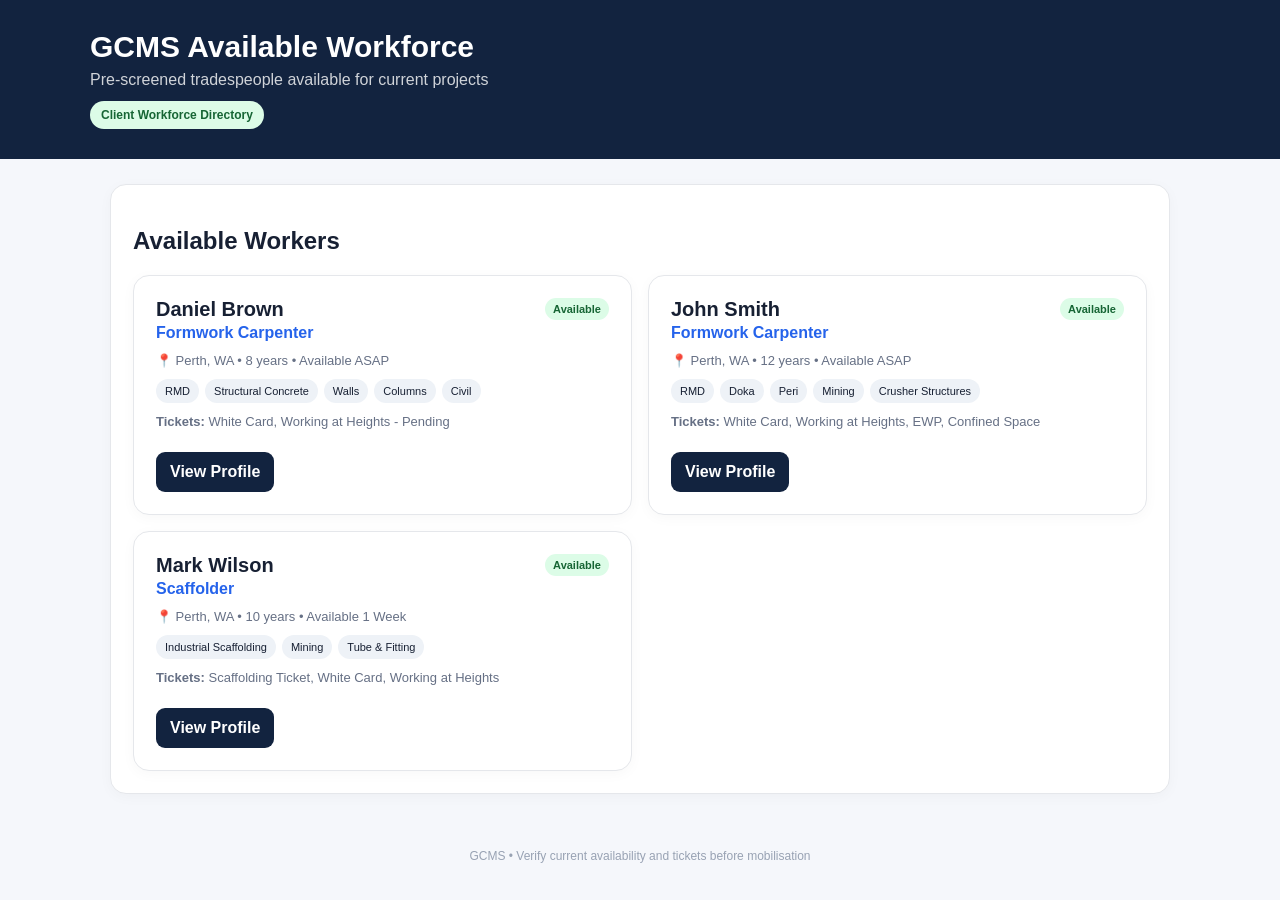
<file: index.html>
<!doctype html><html><head><meta charset="utf-8"><meta name="viewport" content="width=device-width,initial-scale=1"><title>GCMS Available Workforce</title><link rel="stylesheet" href="style.css"></head><body><header><div class="wrap"><h1>GCMS Available Workforce</h1><div class="sub">Pre-screened tradespeople available for current projects</div><span class="badge">Client Workforce Directory</span></div></header><main><div class="card"><h2>Available Workers</h2><div class="grid" id="grid"></div></div></main><footer>GCMS • Verify current availability and tickets before mobilisation</footer><script>const workers = [{"slug": "daniel-brown", "name": "Daniel Brown", "role": "Formwork Carpenter", "location": "Perth, WA", "experience": "8 years", "availability": "ASAP", "fifo": "Yes", "status": "Available", "skills": ["RMD", "Structural Concrete", "Walls", "Columns", "Civil"], "tickets": ["White Card", "Working at Heights - Pending"], "projects": ["Civil infrastructure", "Commercial concrete"], "notes": "Very interested in the role; willing to obtain Working at Heights."}, {"slug": "john-smith", "name": "John Smith", "role": "Formwork Carpenter", "location": "Perth, WA", "experience": "12 years", "availability": "ASAP", "fifo": "Yes", "status": "Available", "skills": ["RMD", "Doka", "Peri", "Mining", "Crusher Structures"], "tickets": ["White Card", "Working at Heights", "EWP", "Confined Space"], "projects": ["Mining process plant", "Crusher structures", "Commercial high-rise"], "notes": "Pre-screened for formwork and FIFO."}, {"slug": "mark-wilson", "name": "Mark Wilson", "role": "Scaffolder", "location": "Perth, WA", "experience": "10 years", "availability": "1 Week", "fifo": "Yes", "status": "Available", "skills": ["Industrial Scaffolding", "Mining", "Tube & Fitting"], "tickets": ["Scaffolding Ticket", "White Card", "Working at Heights"], "projects": ["Mining", "Industrial shutdowns"], "notes": "Available for FIFO work."}];const grid=document.getElementById('grid');grid.innerHTML=workers.map(w=>'<div class="card"><div class="top"><div><div class="name">'+w.name+'</div><div class="role">'+w.role+'</div></div><div class="status">'+w.status+'</div></div><div class="meta">📍 '+w.location+' • '+w.experience+' • Available '+w.availability+'</div><div class="chips">'+w.skills.map(s=>'<span class="chip">'+s+'</span>').join('')+'</div><div class="meta"><b>Tickets:</b> '+w.tickets.join(', ')+'</div><a class="btn" href="worker.html?worker='+encodeURIComponent(w.slug)+'">View Profile</a></div>').join('');</script></body></html>
</file>
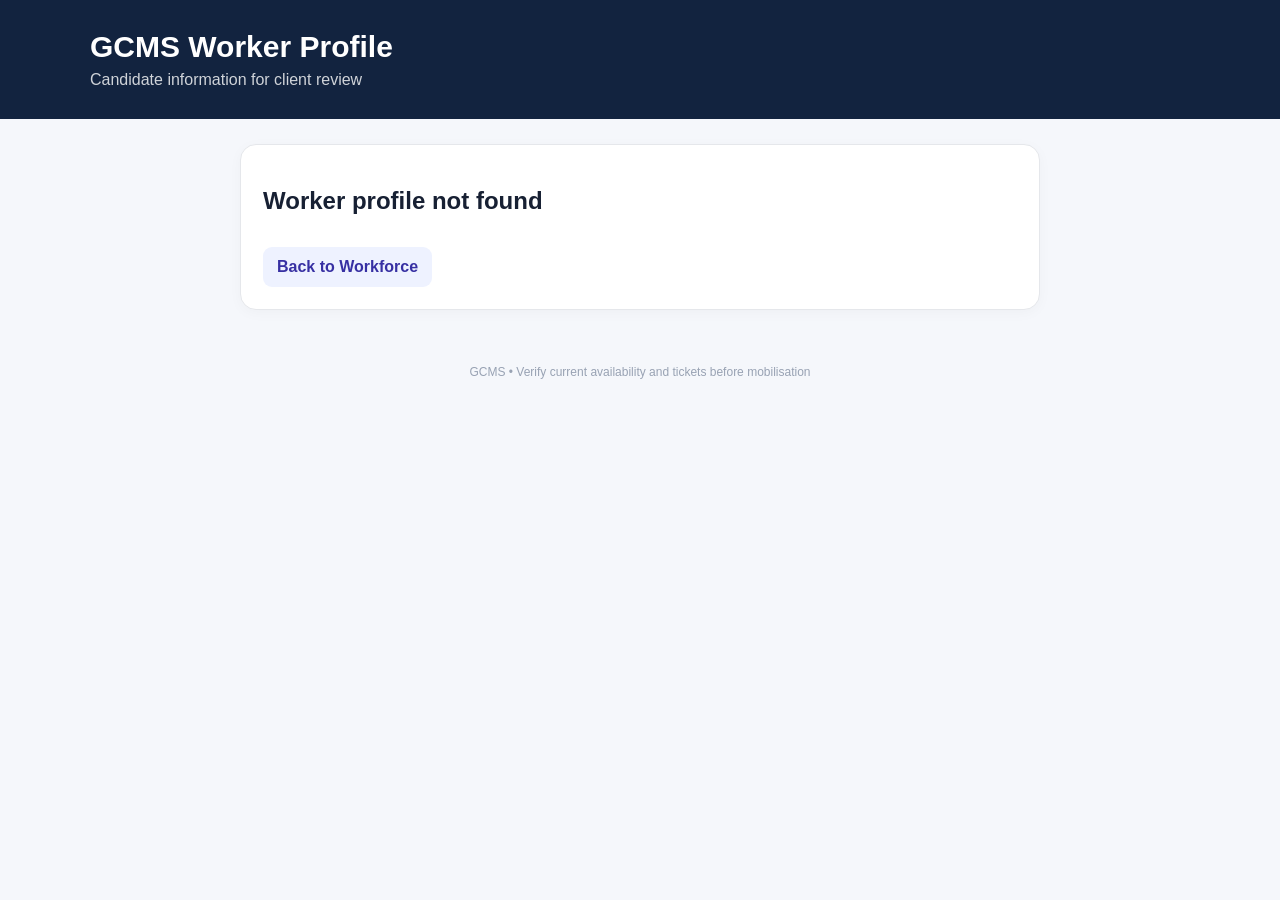
<file: worker.html>
<!doctype html><html><head><meta charset="utf-8"><meta name="viewport" content="width=device-width,initial-scale=1"><title>GCMS Worker Profile</title><link rel="stylesheet" href="style.css"></head><body><header><div class="wrap"><h1>GCMS Worker Profile</h1><div class="sub">Candidate information for client review</div></div></header><main><div class="detail card" id="profile"></div></main><footer>GCMS • Verify current availability and tickets before mobilisation</footer><script>const workers = [{"slug": "daniel-brown", "name": "Daniel Brown", "role": "Formwork Carpenter", "location": "Perth, WA", "experience": "8 years", "availability": "ASAP", "fifo": "Yes", "status": "Available", "skills": ["RMD", "Structural Concrete", "Walls", "Columns", "Civil"], "tickets": ["White Card", "Working at Heights - Pending"], "projects": ["Civil infrastructure", "Commercial concrete"], "notes": "Very interested in the role; willing to obtain Working at Heights."}, {"slug": "john-smith", "name": "John Smith", "role": "Formwork Carpenter", "location": "Perth, WA", "experience": "12 years", "availability": "ASAP", "fifo": "Yes", "status": "Available", "skills": ["RMD", "Doka", "Peri", "Mining", "Crusher Structures"], "tickets": ["White Card", "Working at Heights", "EWP", "Confined Space"], "projects": ["Mining process plant", "Crusher structures", "Commercial high-rise"], "notes": "Pre-screened for formwork and FIFO."}, {"slug": "mark-wilson", "name": "Mark Wilson", "role": "Scaffolder", "location": "Perth, WA", "experience": "10 years", "availability": "1 Week", "fifo": "Yes", "status": "Available", "skills": ["Industrial Scaffolding", "Mining", "Tube & Fitting"], "tickets": ["Scaffolding Ticket", "White Card", "Working at Heights"], "projects": ["Mining", "Industrial shutdowns"], "notes": "Available for FIFO work."}];const slug=new URLSearchParams(location.search).get('worker');const w=workers.find(x=>x.slug===slug);const el=document.getElementById('profile');if(!w){el.innerHTML='<h2>Worker profile not found</h2><a class="btn back" href="index.html">Back to Workforce</a>'}else{el.innerHTML='<a class="btn back" href="index.html">← Workforce</a><div style="margin-top:18px"><div class="top"><div><div class="name">'+w.name+'</div><div class="role">'+w.role+'</div></div><div class="status">'+w.status+'</div></div><div class="facts section"><div><div class="label">LOCATION</div><div class="value">'+w.location+'</div></div><div><div class="label">EXPERIENCE</div><div class="value">'+w.experience+'</div></div><div><div class="label">AVAILABILITY</div><div class="value">'+w.availability+'</div></div><div><div class="label">FIFO</div><div class="value">'+w.fifo+'</div></div></div><div class="section"><h3>KEY SKILLS</h3><div class="chips">'+w.skills.map(s=>'<span class="chip">'+s+'</span>').join('')+'</div></div><div class="section"><h3>TICKETS / QUALIFICATIONS</h3><div class="chips">'+w.tickets.map(s=>'<span class="chip">'+s+'</span>').join('')+'</div></div><div class="section"><h3>PROJECT EXPERIENCE</h3><p>'+w.projects.join(' • ')+'</p></div><div class="section"><h3>SCREENING NOTES</h3><p>'+w.notes+'</p></div><div class="notice">This profile is for preliminary client review. Confirm ticket currency, availability and mobilisation requirements before engagement.</div></div>'}</script></body></html>
</file>
<file: style.css>
*{box-sizing:border-box}body{margin:0;font-family:Arial,sans-serif;background:#f5f7fb;color:#172033}header{background:#12233f;color:#fff;padding:30px 5%}.wrap{max-width:1100px;margin:auto}h1{margin:0 0 7px;font-size:30px}.sub{opacity:.8}.badge{display:inline-block;margin-top:12px;background:#dcfce7;color:#166534;padding:7px 11px;border-radius:999px;font-size:12px;font-weight:700}main{max-width:1100px;margin:25px auto;padding:0 20px}.card{background:#fff;border:1px solid #e5e7eb;border-radius:16px;padding:22px;box-shadow:0 3px 14px #00000008}.grid{display:grid;grid-template-columns:repeat(2,1fr);gap:16px}.top{display:flex;justify-content:space-between;gap:12px}.name{font-size:20px;font-weight:800}.role{color:#2563eb;font-weight:700;margin-top:3px}.meta{color:#667085;font-size:13px;margin:11px 0}.chips{display:flex;flex-wrap:wrap;gap:6px}.chip{background:#eef2f7;border-radius:999px;padding:6px 9px;font-size:11px}.status{background:#dcfce7;color:#166534;border-radius:999px;padding:5px 8px;height:max-content;font-size:11px;font-weight:800}.btn{display:inline-block;text-decoration:none;background:#12233f;color:white;padding:11px 14px;border-radius:9px;font-weight:700;margin-top:12px}.back{background:#eef2ff;color:#3730a3;margin-right:8px}.detail{max-width:800px;margin:0 auto}.section{border-top:1px solid #e5e7eb;margin-top:20px;padding-top:17px}.facts{display:grid;grid-template-columns:1fr 1fr;gap:12px}.label{font-size:11px;color:#667085}.value{font-size:14px;margin-top:3px}.notice{background:#fff7ed;border:1px solid #fed7aa;border-radius:10px;padding:12px;font-size:13px;color:#9a3412;margin-top:20px}footer{text-align:center;color:#98a2b3;font-size:12px;padding:30px}@media(max-width:650px){.grid{grid-template-columns:1fr}.facts{grid-template-columns:1fr}}
</file>
